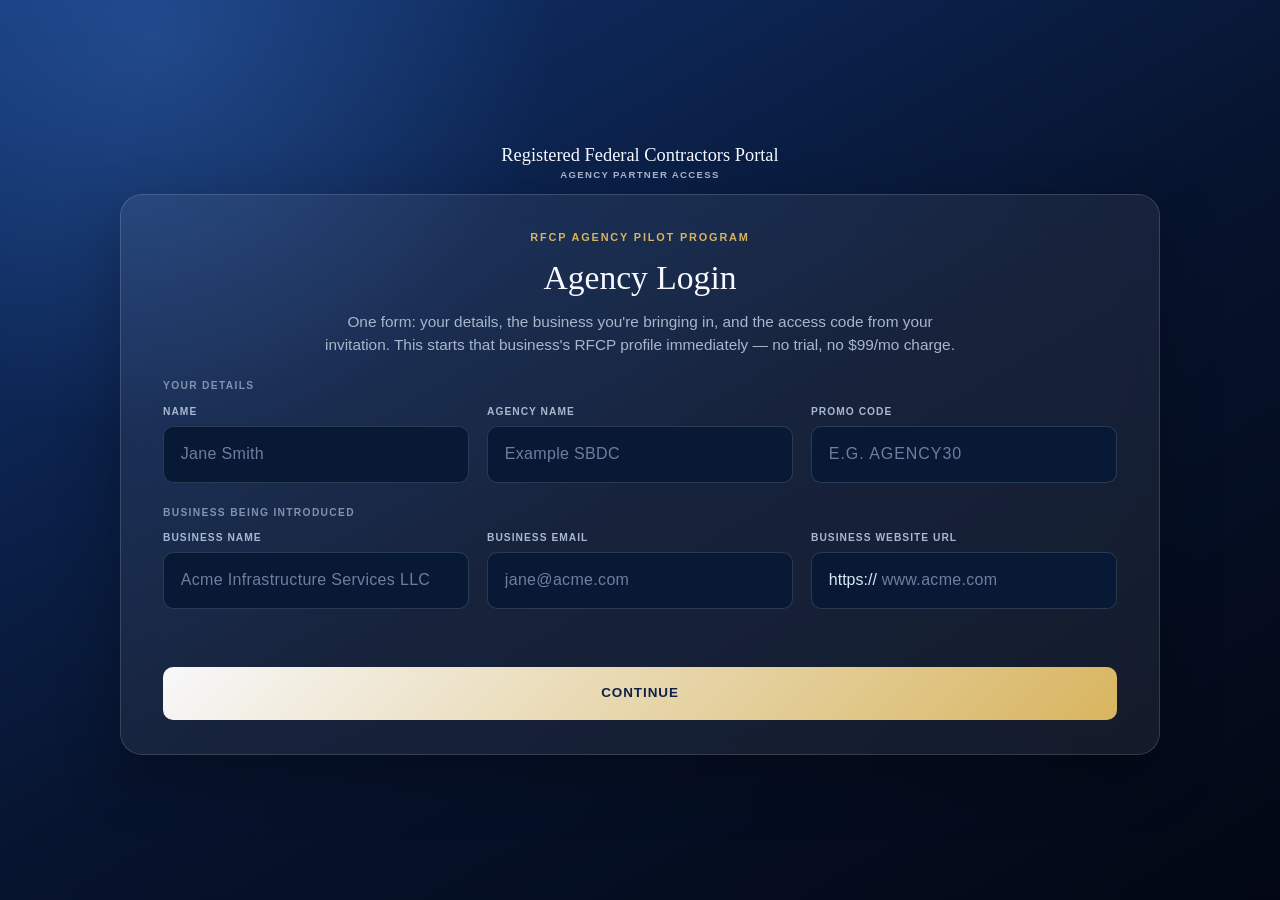
<file: agency-login.html>
<!doctype html>
<html lang="en">
<head>
<meta charset="utf-8">
<meta name="viewport" content="width=device-width,initial-scale=1">
<title>Agency Partner Access | Registered Federal Contractors Portal</title>
<meta name="robots" content="noindex">
<style>
:root{--navy:#07142f;--ink:#f7f9ff;--muted:#a9b6cc;--line:rgba(255,255,255,.14);--panel:rgba(255,255,255,.065);--gold:#d8b55f;--danger:#ff9aa5}*{box-sizing:border-box}html,body{height:100%}body{margin:0;font:400 16px/1.5 Arial,sans-serif;color:var(--ink);background:radial-gradient(circle at 12% 4%,rgba(71,126,211,.32),transparent 28%),linear-gradient(150deg,#113573 0%,var(--navy) 52%,#020713 100%)}button,input{font:inherit}.shell{width:min(1040px,calc(100% - 24px));min-height:100vh;min-height:100dvh;margin:auto;padding:20px 0;display:flex;flex-direction:column;justify-content:center;gap:14px}.glass{background:var(--panel);border:1px solid var(--line);box-shadow:0 22px 60px rgba(0,0,0,.28);backdrop-filter:blur(18px)}.brand{text-align:center;font:400 1.15rem Georgia,serif;flex-shrink:0}.brand small{display:block;color:var(--muted);font:700 .6rem Arial;letter-spacing:.14em;text-transform:uppercase;margin-top:3px}.panel{border-radius:22px;padding:34px 42px}.eyebrow{font-size:.68rem;font-weight:800;letter-spacing:.17em;text-transform:uppercase;color:var(--gold);text-align:center}h1{font-family:Georgia,serif;font-weight:400;font-size:2.1rem;margin:8px 0 7px;text-align:center}.sub{color:var(--muted);text-align:center;max-width:640px;margin:0 auto 22px;font-size:.96rem}.row-label{font-size:.64rem;font-weight:800;letter-spacing:.13em;text-transform:uppercase;color:#8293b0;margin:0 0 10px}.grid{display:grid;grid-template-columns:1fr 1fr 1fr;gap:18px}.field{display:flex;flex-direction:column;gap:7px}label{font-size:.64rem;font-weight:800;letter-spacing:.1em;text-transform:uppercase;color:#a9b8d0}input{width:100%;border:1px solid var(--line);border-radius:10px;background:#081936;color:#fff;padding:.95rem 1.05rem;outline:none;letter-spacing:.02em;font-size:1rem}input:focus{border-color:var(--gold);box-shadow:0 0 0 3px rgba(216,181,95,.12)}input::placeholder{color:#6e7e9c}input#code{letter-spacing:.06em}.url-input{display:flex;align-items:stretch;border:1px solid var(--line);border-radius:10px;background:#081936;overflow:hidden}.url-input:focus-within{border-color:var(--gold);box-shadow:0 0 0 3px rgba(216,181,95,.12)}.url-prefix{display:flex;align-items:center;padding:0 0 0 1.05rem;color:#dbe6f7;white-space:nowrap;font-size:1rem}.url-input input{min-width:0;border:0;border-radius:0;padding-left:.3rem}.url-input input:focus{border:0;box-shadow:none}.section+.section{margin-top:22px}.msg{min-height:22px;color:var(--danger);font-size:.86rem;margin-top:14px;text-align:center}.actions{margin-top:22px}.btn{width:100%;border:0;border-radius:10px;padding:1.05rem 1.2rem;cursor:pointer;font-weight:800;letter-spacing:.07em;text-transform:uppercase;font-size:.84rem}.primary{background:linear-gradient(135deg,#f7f8fa,var(--gold));color:#0d2149}.btn:disabled{opacity:.55;cursor:not-allowed}@media(max-width:720px){.grid{grid-template-columns:1fr 1fr}}@media(max-width:480px){.grid{grid-template-columns:1fr}.panel{padding:26px 22px}}
</style>
</head>
<body>
<div class="shell">
<div class="brand">Registered Federal Contractors Portal<small>Agency Partner Access</small></div>
<main class="panel glass">
<div class="eyebrow">RFCP Agency Pilot Program</div>
<h1>Agency Login</h1>
<p class="sub">One form: your details, the business you're bringing in, and the access code from your invitation. This starts that business's RFCP profile immediately — no trial, no $99/mo charge.</p>
<form id="gateForm" novalidate>
<div class="section">
<div class="row-label">Your Details</div>
<div class="grid">
<div class="field"><label for="fullName">Name</label><input id="fullName" required autocomplete="name" placeholder="Jane Smith"></div>
<div class="field"><label for="agencyName">Agency Name</label><input id="agencyName" required autocomplete="organization" placeholder="Example SBDC"></div>
<div class="field"><label for="code">Promo Code</label><input id="code" required autocomplete="off" placeholder="e.g. AGENCY30" style="text-transform:uppercase"></div>
</div>
</div>
<div class="section">
<div class="row-label">Business Being Introduced</div>
<div class="grid">
<div class="field"><label for="businessName">Business Name</label><input id="businessName" required autocomplete="organization" placeholder="Acme Infrastructure Services LLC"></div>
<div class="field"><label for="businessEmail">Business Email</label><input id="businessEmail" required type="email" inputmode="email" autocomplete="email" autocapitalize="none" spellcheck="false" placeholder="jane@acme.com"></div>
<div class="field"><label for="website">Business Website URL</label><div class="url-input"><span class="url-prefix" aria-hidden="true">https://</span><input id="website" required type="text" inputmode="url" autocomplete="url" autocapitalize="none" spellcheck="false" placeholder="www.acme.com"></div></div>
</div>
</div>
<div class="msg" id="message" aria-live="polite"></div>
<div class="actions"><button class="btn primary" id="submitButton" type="submit">Continue</button></div>
</form>
</main>
</div>
<script>
(()=>{'use strict';
const $=id=>document.getElementById(id),form=$('gateForm'),button=$('submitButton'),message=$('message'),fullName=$('fullName'),agencyName=$('agencyName'),businessName=$('businessName'),businessEmail=$('businessEmail'),website=$('website'),code=$('code');
const emailOk=value=>/^[^\s@]+@[^\s@]+\.[^\s@]+$/.test(value);
const websiteUrl=value=>`https://${String(value||'').trim().replace(/^https?:\/\//i,'').replace(/^\/+/,'')}`;
// Same live-strip as intake.html's Universal Intake -- a pasted full URL
// carries its own https://, which would otherwise double up against the
// fixed prefix chip beside the field.
website.addEventListener('input',()=>{const cleaned=website.value.replace(/^\s*https?:\/\//i,'').replace(/^\/+/,'');if(cleaned!==website.value)website.value=cleaned;});
form.addEventListener('submit',async event=>{
  event.preventDefault();message.textContent='';
  const nameValue=fullName.value.trim(),agencyValue=agencyName.value.trim(),bizNameValue=businessName.value.trim(),bizEmailValue=businessEmail.value.trim().toLowerCase(),codeValue=code.value.trim();
  if(!nameValue){message.textContent='Enter your name.';return}
  if(!agencyValue){message.textContent='Enter your agency name.';return}
  if(!bizNameValue){message.textContent='Enter the business name.';return}
  if(!emailOk(bizEmailValue)){message.textContent='Enter a valid business email.';return}
  let parsedUrl;
  try{parsedUrl=new URL(websiteUrl(website.value))}catch{message.textContent='Enter a valid business website name.';return}
  if(parsedUrl.protocol!=='https:'||!parsedUrl.hostname||!parsedUrl.hostname.includes('.')){message.textContent='Enter a valid business website name.';return}
  if(!codeValue){message.textContent='Enter your promo code.';return}
  button.disabled=true;button.textContent='CHECKING…';
  try{
    const accessResponse=await fetch('/api/advisor-access',{method:'POST',headers:{'Content-Type':'application/json'},body:JSON.stringify({code:codeValue,name:nameValue,agency_name:agencyValue,business_name:bizNameValue})});
    const accessResult=await accessResponse.json().catch(()=>({}));
    if(!accessResponse.ok||!accessResult.ok)throw new Error(accessResult.error||'That code is not valid.');
    const intakeResponse=await fetch('/api/capability-profile',{method:'POST',headers:{'Content-Type':'application/json'},body:JSON.stringify({action:'start',contact_name:nameValue,business_name:bizNameValue,business_email:bizEmailValue,website:parsedUrl.href})});
    const intakeResult=await intakeResponse.json().catch(()=>({}));
    if(!intakeResponse.ok||!intakeResult.ok)throw new Error(intakeResult.error||'The business profile could not be started.');
    location.assign('/profile-building.html')
  }catch(error){
    message.textContent=error.message;button.disabled=false;button.textContent='Continue'
  }
})
})();
</script>
</body>
</html>
</file>
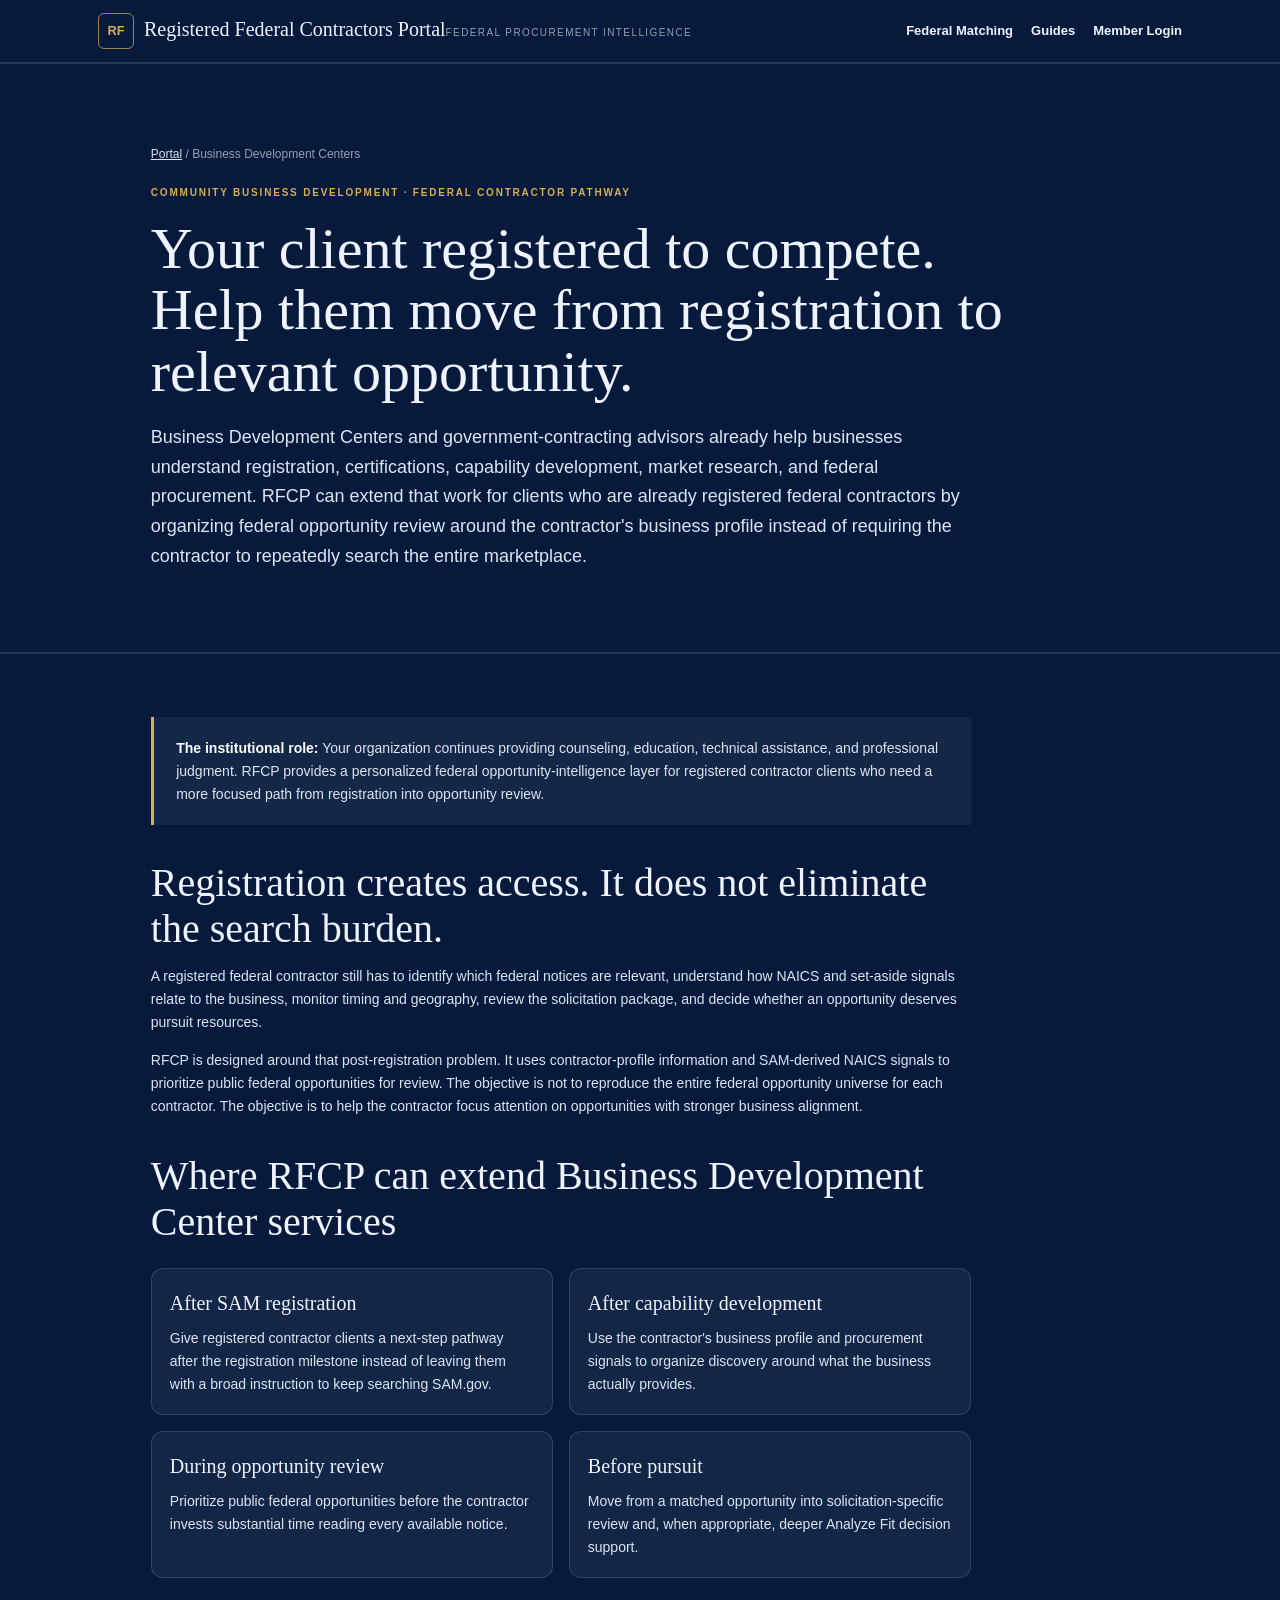
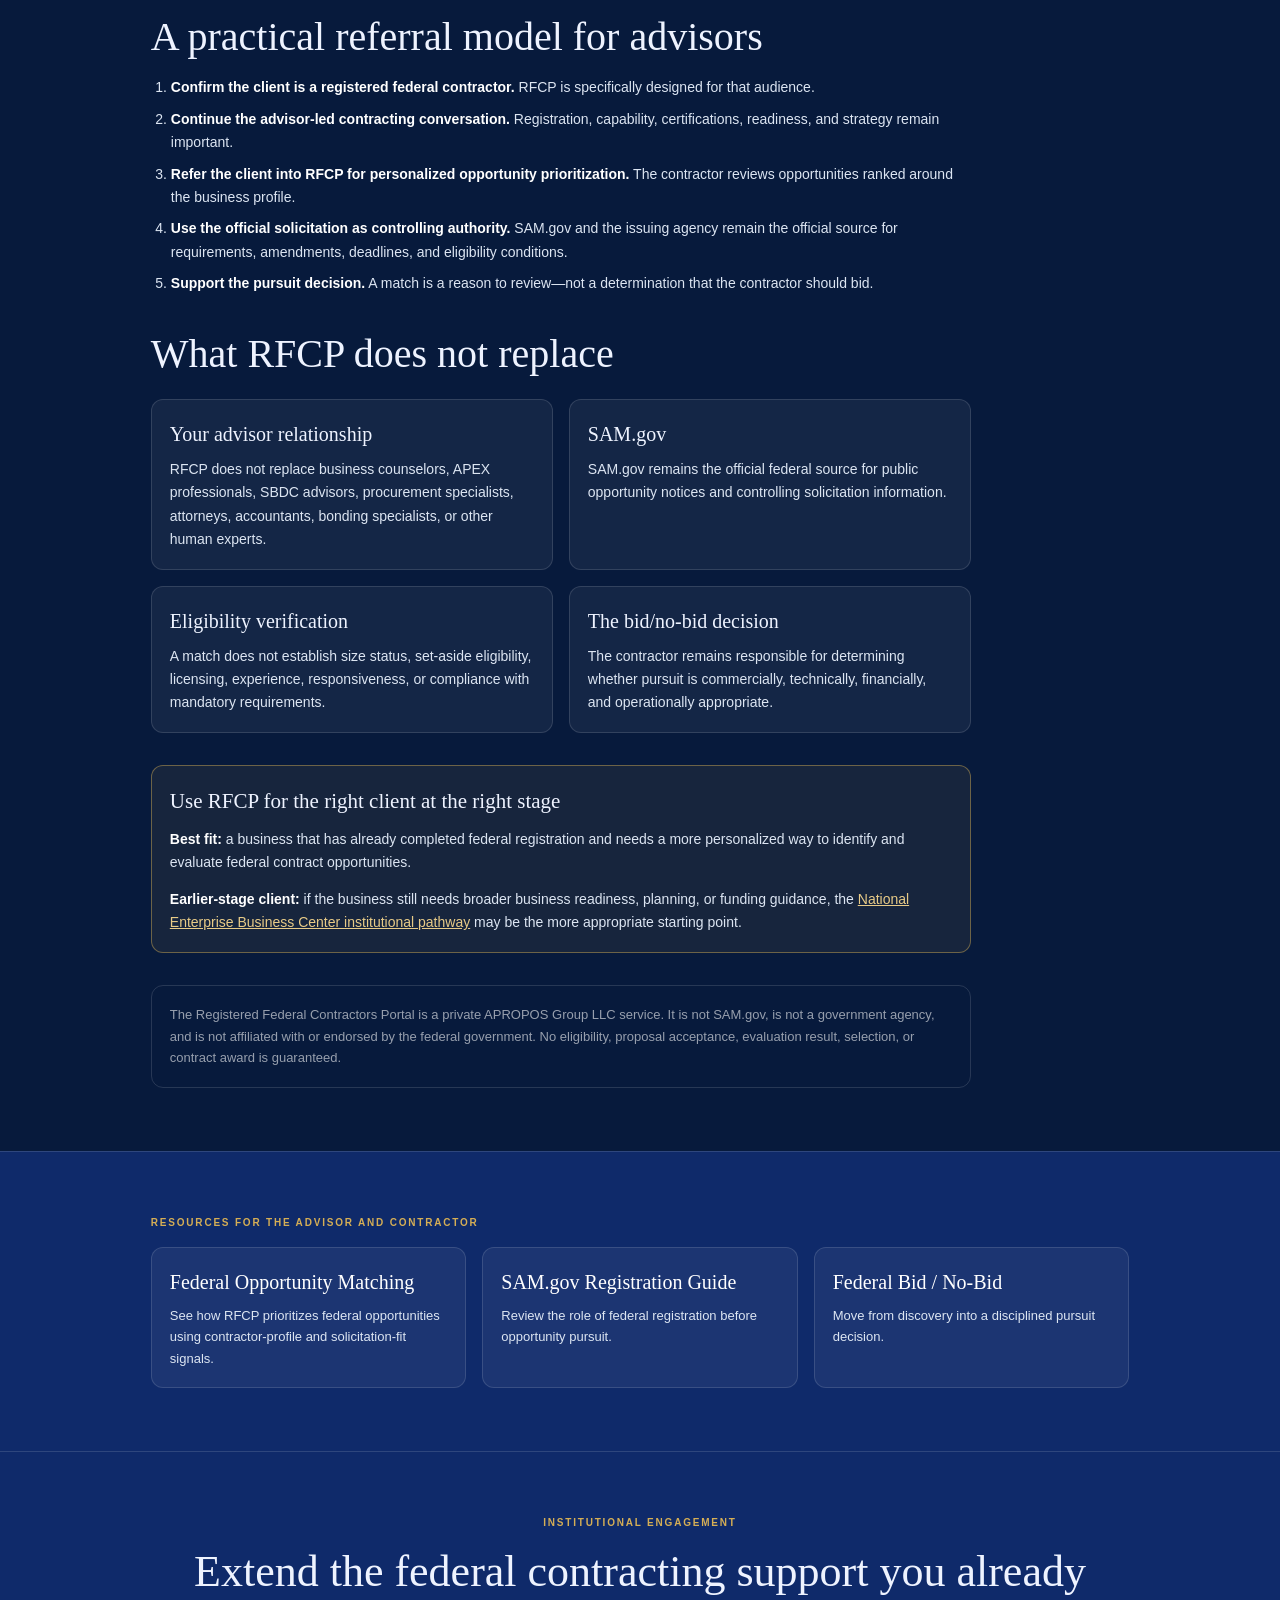
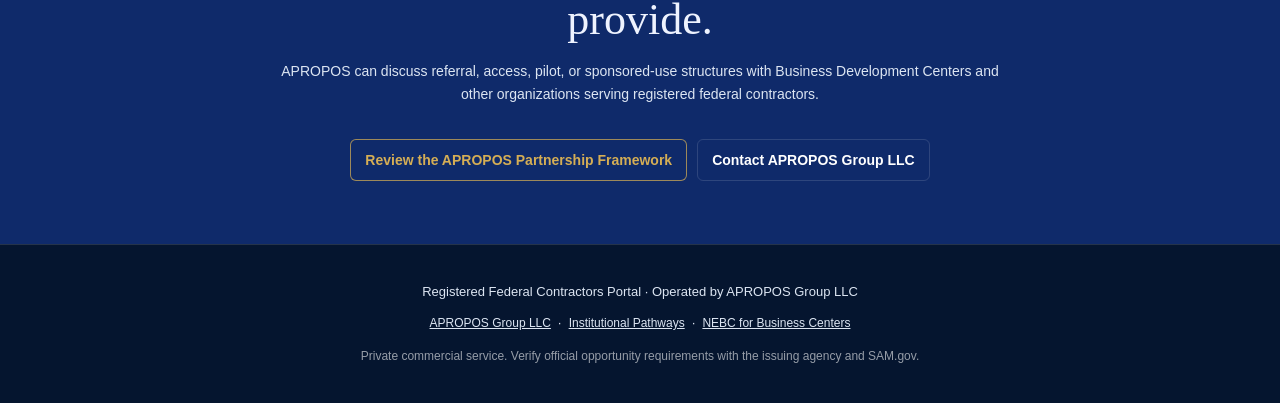
<file: business-development-centers.html>
<!doctype html><html lang="en"><head><meta charset="utf-8"><meta name="viewport" content="width=device-width,initial-scale=1"><title>Federal Contractor Support for Business Development Centers | RFCP</title><meta name="description" content="Business Development Centers can use RFCP as an additional pathway for registered federal contractor clients who need personalized federal opportunity prioritization and solicitation-fit support."><meta name="robots" content="index,follow,max-image-preview:large,max-snippet:-1"><link rel="canonical" href="https://federalcontractorportal.aproposgroupllc.com/business-development-centers.html"><meta property="og:type" content="website"><meta property="og:site_name" content="Registered Federal Contractors Portal"><meta property="og:title" content="Federal Contractor Support for Business Development Centers | RFCP"><meta property="og:description" content="Extend federal contracting education with a personalized opportunity pathway for clients who are already registered federal contractors."><meta property="og:url" content="https://federalcontractorportal.aproposgroupllc.com/business-development-centers.html"><meta property="og:image" content="https://federalcontractorportal.aproposgroupllc.com/og-ngcc.jpg"><meta name="twitter:card" content="summary_large_image"><meta name="twitter:title" content="Federal Contractor Support for Business Development Centers | RFCP"><meta name="twitter:description" content="A personalized federal opportunity pathway for registered contractor clients."><meta name="twitter:image" content="https://federalcontractorportal.aproposgroupllc.com/og-ngcc.jpg"><link rel="stylesheet" href="/assets/federal-authority.css"><script type="application/ld+json">{"@context":"https://schema.org","@graph":[{"@type":"WebPage","@id":"https://federalcontractorportal.aproposgroupllc.com/business-development-centers.html#webpage","url":"https://federalcontractorportal.aproposgroupllc.com/business-development-centers.html","name":"Federal Contractor Support for Business Development Centers","description":"Institutional pathway explaining how Business Development Centers can extend federal-contracting support for clients who are already registered federal contractors.","isPartOf":{"@id":"https://federalcontractorportal.aproposgroupllc.com/#website"},"about":{"@id":"https://federalcontractorportal.aproposgroupllc.com/#service"}},{"@type":"BreadcrumbList","itemListElement":[{"@type":"ListItem","position":1,"name":"Registered Federal Contractors Portal","item":"https://federalcontractorportal.aproposgroupllc.com/"},{"@type":"ListItem","position":2,"name":"Business Development Centers","item":"https://federalcontractorportal.aproposgroupllc.com/business-development-centers.html"}]}]}</script></head><body><header class="top"><div class="topin"><a class="logo" href="/" aria-label="Registered Federal Contractors Portal home"><span class="mark" aria-hidden="true">RF</span><span><span class="lname">Registered Federal Contractors Portal</span><span class="lsub">Federal Procurement Intelligence</span></span></a><nav aria-label="Primary"><a href="/federal-contract-opportunity-matching/">Federal Matching</a><a href="/guides/">Guides</a><a href="/member-login">Member Login</a></nav></div></header><main><section class="hero"><div class="wrap"><div class="breadcrumbs"><a href="/">Portal</a> / Business Development Centers</div><div class="eyebrow">Community Business Development · Federal Contractor Pathway</div><h1>Your client registered to compete. Help them move from registration to relevant opportunity.</h1><p class="lead">Business Development Centers and government-contracting advisors already help businesses understand registration, certifications, capability development, market research, and federal procurement. RFCP can extend that work for clients who are already registered federal contractors by organizing federal opportunity review around the contractor's business profile instead of requiring the contractor to repeatedly search the entire marketplace.</p></div></section><section><div class="wrap"><div class="content"><div class="answer"><strong>The institutional role:</strong> Your organization continues providing counseling, education, technical assistance, and professional judgment. RFCP provides a personalized federal opportunity-intelligence layer for registered contractor clients who need a more focused path from registration into opportunity review.</div><h2>Registration creates access. It does not eliminate the search burden.</h2><p>A registered federal contractor still has to identify which federal notices are relevant, understand how NAICS and set-aside signals relate to the business, monitor timing and geography, review the solicitation package, and decide whether an opportunity deserves pursuit resources.</p><p>RFCP is designed around that post-registration problem. It uses contractor-profile information and SAM-derived NAICS signals to prioritize public federal opportunities for review. The objective is not to reproduce the entire federal opportunity universe for each contractor. The objective is to help the contractor focus attention on opportunities with stronger business alignment.</p><h2>Where RFCP can extend Business Development Center services</h2><div class="grid"><article class="card"><h3>After SAM registration</h3><p>Give registered contractor clients a next-step pathway after the registration milestone instead of leaving them with a broad instruction to keep searching SAM.gov.</p></article><article class="card"><h3>After capability development</h3><p>Use the contractor's business profile and procurement signals to organize discovery around what the business actually provides.</p></article><article class="card"><h3>During opportunity review</h3><p>Prioritize public federal opportunities before the contractor invests substantial time reading every available notice.</p></article><article class="card"><h3>Before pursuit</h3><p>Move from a matched opportunity into solicitation-specific review and, when appropriate, deeper Analyze Fit decision support.</p></article></div><h2>A practical referral model for advisors</h2><ol><li><strong>Confirm the client is a registered federal contractor.</strong> RFCP is specifically designed for that audience.</li><li><strong>Continue the advisor-led contracting conversation.</strong> Registration, capability, certifications, readiness, and strategy remain important.</li><li><strong>Refer the client into RFCP for personalized opportunity prioritization.</strong> The contractor reviews opportunities ranked around the business profile.</li><li><strong>Use the official solicitation as controlling authority.</strong> SAM.gov and the issuing agency remain the official source for requirements, amendments, deadlines, and eligibility conditions.</li><li><strong>Support the pursuit decision.</strong> A match is a reason to review—not a determination that the contractor should bid.</li></ol><h2>What RFCP does not replace</h2><div class="grid"><article class="card"><h3>Your advisor relationship</h3><p>RFCP does not replace business counselors, APEX professionals, SBDC advisors, procurement specialists, attorneys, accountants, bonding specialists, or other human experts.</p></article><article class="card"><h3>SAM.gov</h3><p>SAM.gov remains the official federal source for public opportunity notices and controlling solicitation information.</p></article><article class="card"><h3>Eligibility verification</h3><p>A match does not establish size status, set-aside eligibility, licensing, experience, responsiveness, or compliance with mandatory requirements.</p></article><article class="card"><h3>The bid/no-bid decision</h3><p>The contractor remains responsible for determining whether pursuit is commercially, technically, financially, and operationally appropriate.</p></article></div><div class="source-box"><h3>Use RFCP for the right client at the right stage</h3><p><strong>Best fit:</strong> a business that has already completed federal registration and needs a more personalized way to identify and evaluate federal contract opportunities.</p><p><strong>Earlier-stage client:</strong> if the business still needs broader business readiness, planning, or funding guidance, the <a href="https://nebc.aproposgroupllc.com/business-development-centers.html">National Enterprise Business Center institutional pathway</a> may be the more appropriate starting point.</p></div><div class="notice">The Registered Federal Contractors Portal is a private APROPOS Group LLC service. It is not SAM.gov, is not a government agency, and is not affiliated with or endorsed by the federal government. No eligibility, proposal acceptance, evaluation result, selection, or contract award is guaranteed.</div></div></div></section><section class="related"><div class="wrap"><div class="eyebrow">Resources for the advisor and contractor</div><div class="related-grid"><a href="/federal-contract-opportunity-matching/"><strong>Federal Opportunity Matching</strong><span>See how RFCP prioritizes federal opportunities using contractor-profile and solicitation-fit signals.</span></a><a href="/guides/sam-gov-registration-small-business/"><strong>SAM.gov Registration Guide</strong><span>Review the role of federal registration before opportunity pursuit.</span></a><a href="/guides/federal-contract-bid-no-bid/"><strong>Federal Bid / No-Bid</strong><span>Move from discovery into a disciplined pursuit decision.</span></a></div></div></section><section class="cta"><div class="wrap"><div class="eyebrow">Institutional Engagement</div><h2>Extend the federal contracting support you already provide.</h2><p>APROPOS can discuss referral, access, pilot, or sponsored-use structures with Business Development Centers and other organizations serving registered federal contractors.</p><div class="hero-actions"><a class="btn primary" href="https://aproposgroupllc.com/economic-development-partnerships.html">Review the APROPOS Partnership Framework</a><a class="btn secondary" href="https://aproposgroupllc.com/contact">Contact APROPOS Group LLC</a></div></div></section></main><footer><div class="wrap"><div class="foot">Registered Federal Contractors Portal · Operated by APROPOS Group LLC</div><div class="entity-links"><a href="https://aproposgroupllc.com/">APROPOS Group LLC</a><span>·</span><a href="https://marketplace.aproposgroupllc.com/procurement-partnerships/">Institutional Pathways</a><span>·</span><a href="https://nebc.aproposgroupllc.com/business-development-centers.html">NEBC for Business Centers</a></div><div class="disc">Private commercial service. Verify official opportunity requirements with the issuing agency and SAM.gov.</div></div></footer></body></html>
</file>
<file: assets/federal-authority.css>
:root{--navy:#071a3c;--blue:#0f2a6a;--gold:#d5ae55;--green:#3ee391;--red:#ff7777;--line:rgba(255,255,255,.13);--soft:rgba(255,255,255,.055);--soft2:rgba(255,255,255,.085);--text:#eef3ff;--muted:rgba(255,255,255,.58);--muted2:rgba(255,255,255,.45);--disp:Georgia,serif;--body:Arial,sans-serif}*{box-sizing:border-box;margin:0;padding:0}html{scroll-behavior:smooth}body{background:var(--navy);color:var(--text);font:14px/1.65 var(--body)}.wrap{max-width:1100px;margin:auto;padding:0 clamp(1.3rem,5vw,3.8rem)}a{color:#e8cb87}a:focus-visible,.btn:focus-visible{outline:3px solid var(--gold);outline-offset:4px}.top{position:sticky;top:0;z-index:20;background:var(--navy);border-bottom:1px solid var(--line)}.topin{max-width:1180px;margin:auto;padding:.8rem clamp(1.2rem,4vw,3rem);display:flex;align-items:center;justify-content:space-between;gap:20px}.logo{display:flex;align-items:center;gap:10px;text-decoration:none;color:var(--text)}.mark{width:36px;height:36px;border:1px solid rgba(213,174,85,.72);border-radius:6px;display:grid;place-items:center;color:var(--gold);font:700 .8rem var(--body)}.lname{font:400 20px var(--disp)}.lsub{font-size:10px;letter-spacing:.14em;text-transform:uppercase;color:var(--muted)}nav{display:flex;gap:18px;align-items:center;flex-wrap:wrap;justify-content:flex-end}nav a{text-decoration:none;font-size:13px;color:var(--text);font-weight:700}nav a:hover{color:var(--gold)}.hero{padding:clamp(4rem,9vh,7rem) 0;background:var(--navy);border-bottom:1px solid var(--line)}.breadcrumbs{font-size:12px;color:var(--muted);margin-bottom:1.3rem}.breadcrumbs a{color:#dce5f2}.eyebrow{font-size:10px;letter-spacing:.18em;text-transform:uppercase;color:var(--gold);font-weight:700;margin-bottom:1rem}h1,h2,h3{font-family:var(--disp);font-weight:400}.hero h1{font-size:clamp(36px,5vw,58px);line-height:1.06;max-width:900px}.lead{max-width:820px;margin-top:1.3rem;color:#dce5f2;font-size:18px}.hero-actions{display:flex;gap:10px;flex-wrap:wrap;margin-top:2rem}.btn{display:inline-flex;align-items:center;justify-content:center;min-height:42px;text-decoration:none;border-radius:6px;padding:10px 14px;font:700 14px var(--body)}.primary{background:var(--blue);color:var(--gold);border:1px solid rgba(213,174,85,.72)}.primary:hover{background:#0b255d;color:#e8cb87;border-color:var(--gold)}.secondary{border:1px solid var(--line);color:#fff;background:transparent}.secondary:hover{background:var(--soft2);color:var(--gold)}main section{border-top:1px solid var(--line);padding:clamp(3.5rem,7vh,6rem) 0}.content{max-width:820px}.content h2{font-size:clamp(28px,3.5vw,40px);line-height:1.15;margin:2.2rem 0 .8rem}.content h2:first-child{margin-top:0}.content h3{font-size:21px;margin:1.6rem 0 .55rem}.content p,.content li{color:#dce5f2}.content p+p{margin-top:.9rem}.content ul,.content ol{margin:1rem 0 1rem 1.25rem;display:grid;gap:.55rem}.content strong{color:#fff;font-weight:700}.answer{border-left:3px solid var(--gold);padding:1.2rem 1.4rem;background:var(--soft);margin-bottom:2rem;color:#dce5f2}.answer strong{color:#fff}.grid{display:grid;grid-template-columns:repeat(2,minmax(0,1fr));gap:16px;margin:1.4rem 0}.card{border:1px solid var(--line);background:var(--soft);padding:18px;border-radius:12px}.card h3{margin:0 0 .45rem;font-size:20px}.card p{font-size:14px}.source-box{margin:2rem 0;padding:18px;border:1px solid rgba(213,174,85,.45);background:rgba(213,174,85,.08);border-radius:12px}.source-box h2,.source-box h3{margin-top:0}.source-box ul{margin-bottom:0}.notice{margin-top:2rem;padding:18px;border:1px solid var(--line);border-radius:12px;font-size:13px;color:var(--muted)}.related{background:var(--blue)}.related-grid{display:grid;grid-template-columns:repeat(3,minmax(0,1fr));gap:16px}.related a{display:block;border:1px solid var(--line);border-radius:12px;padding:18px;text-decoration:none;color:#fff;background:var(--soft)}.related a strong{font-family:var(--disp);font-size:20px;font-weight:400}.related a span{display:block;margin-top:.35rem;font-size:13px;color:#dce5f2}.hub-grid{display:grid;grid-template-columns:repeat(2,minmax(0,1fr));gap:18px}.hub-card{border:1px solid var(--line);background:var(--soft);padding:18px;border-radius:12px}.hub-card .tag{font-size:10px;letter-spacing:.18em;text-transform:uppercase;color:var(--gold);font-weight:700}.hub-card h2{font-size:24px;line-height:1.15;margin:.55rem 0}.hub-card p{color:#dce5f2;font-size:14px}.hub-card a{display:inline-block;margin-top:1rem;font-size:13px;font-weight:700;text-decoration:none}.cta{text-align:center;background:var(--blue)}.cta h2{font-size:clamp(30px,4vw,44px);line-height:1.1}.cta p{max-width:720px;margin:1rem auto 0;color:#dce5f2}.cta .hero-actions{justify-content:center}footer{padding:2.3rem 0;background:#05152f;border-top:1px solid var(--line);text-align:center}.foot{font-size:13px;color:#dce5f2}.entity-links{margin-top:.7rem;display:flex;justify-content:center;gap:.45rem;flex-wrap:wrap;font-size:12px}.entity-links a{color:#dce5f2}.disc{max-width:880px;margin:.8rem auto 0;font-size:12px;color:var(--muted);line-height:1.6}@media(max-width:880px){nav{display:none}.grid,.hub-grid,.related-grid{grid-template-columns:1fr}}@media(max-width:600px){.hero-actions{flex-direction:column}.btn{width:100%}.hero h1{font-size:36px}}
</file>
